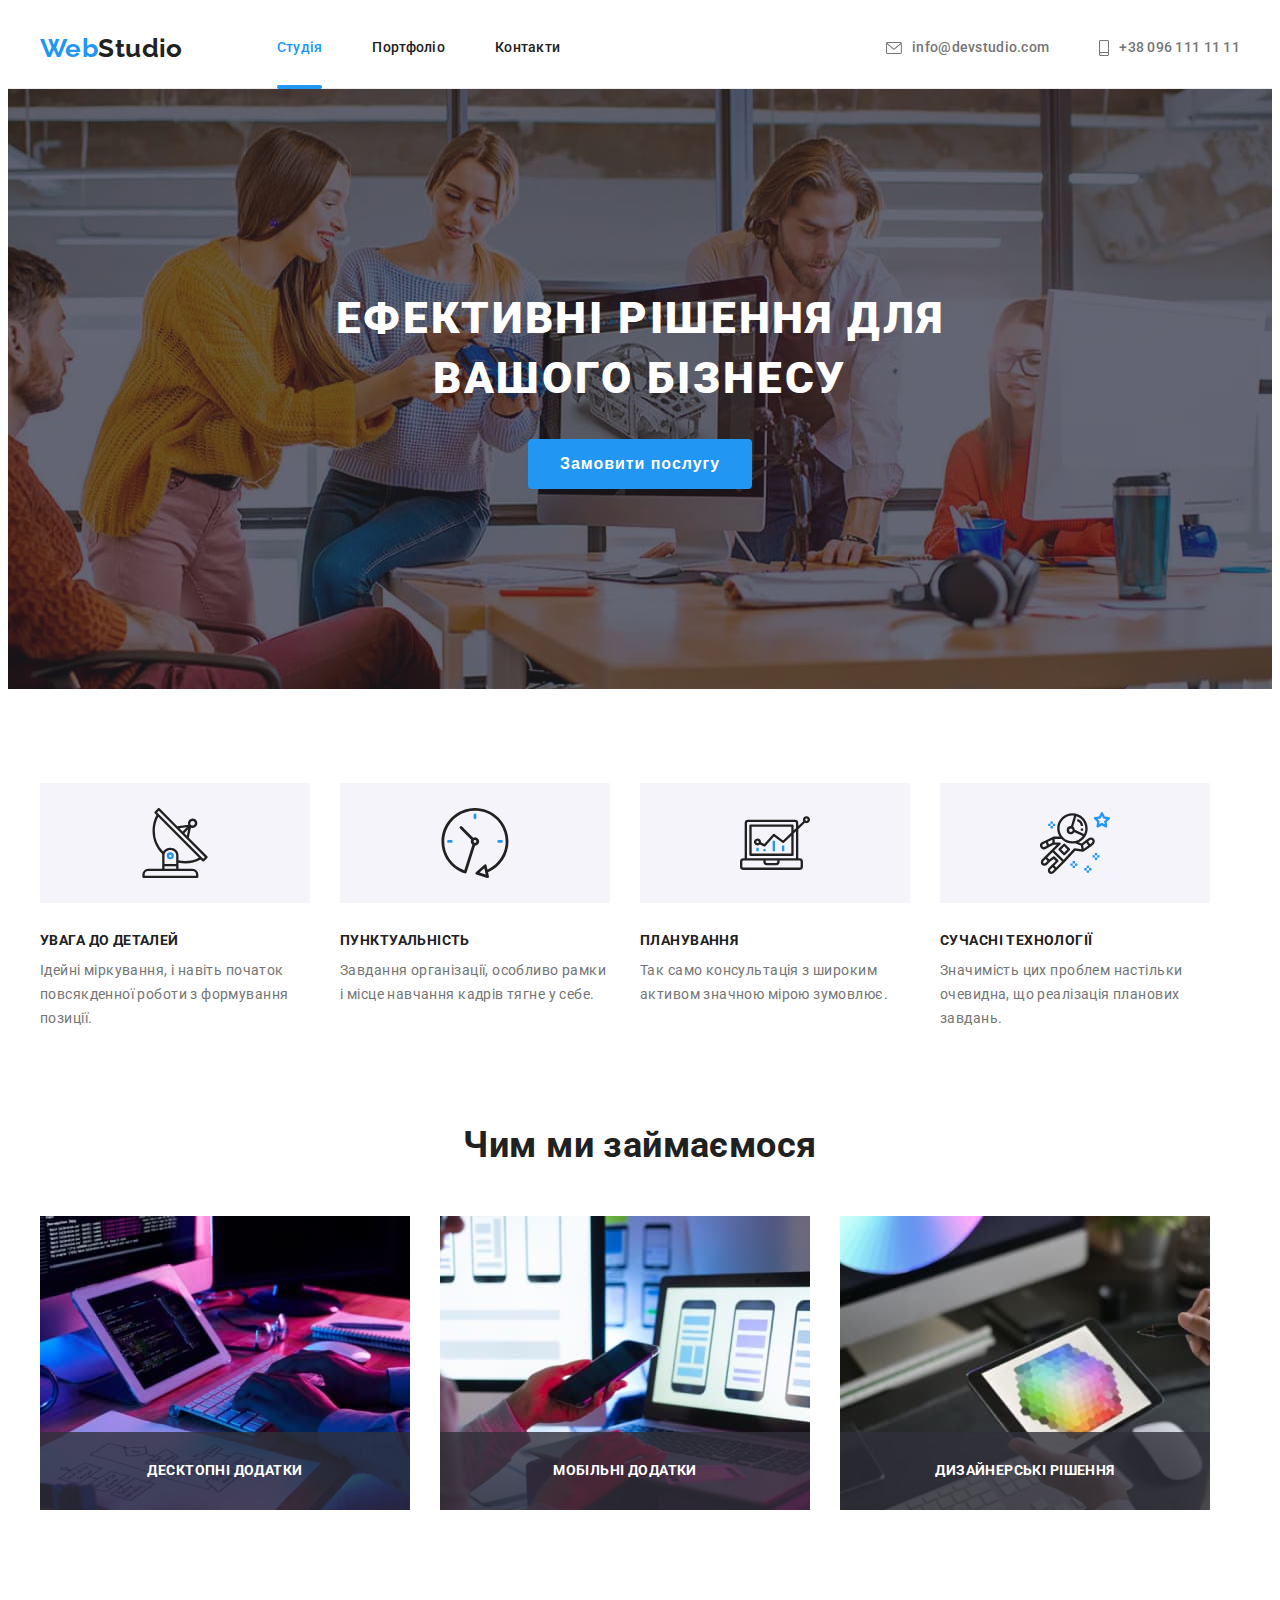
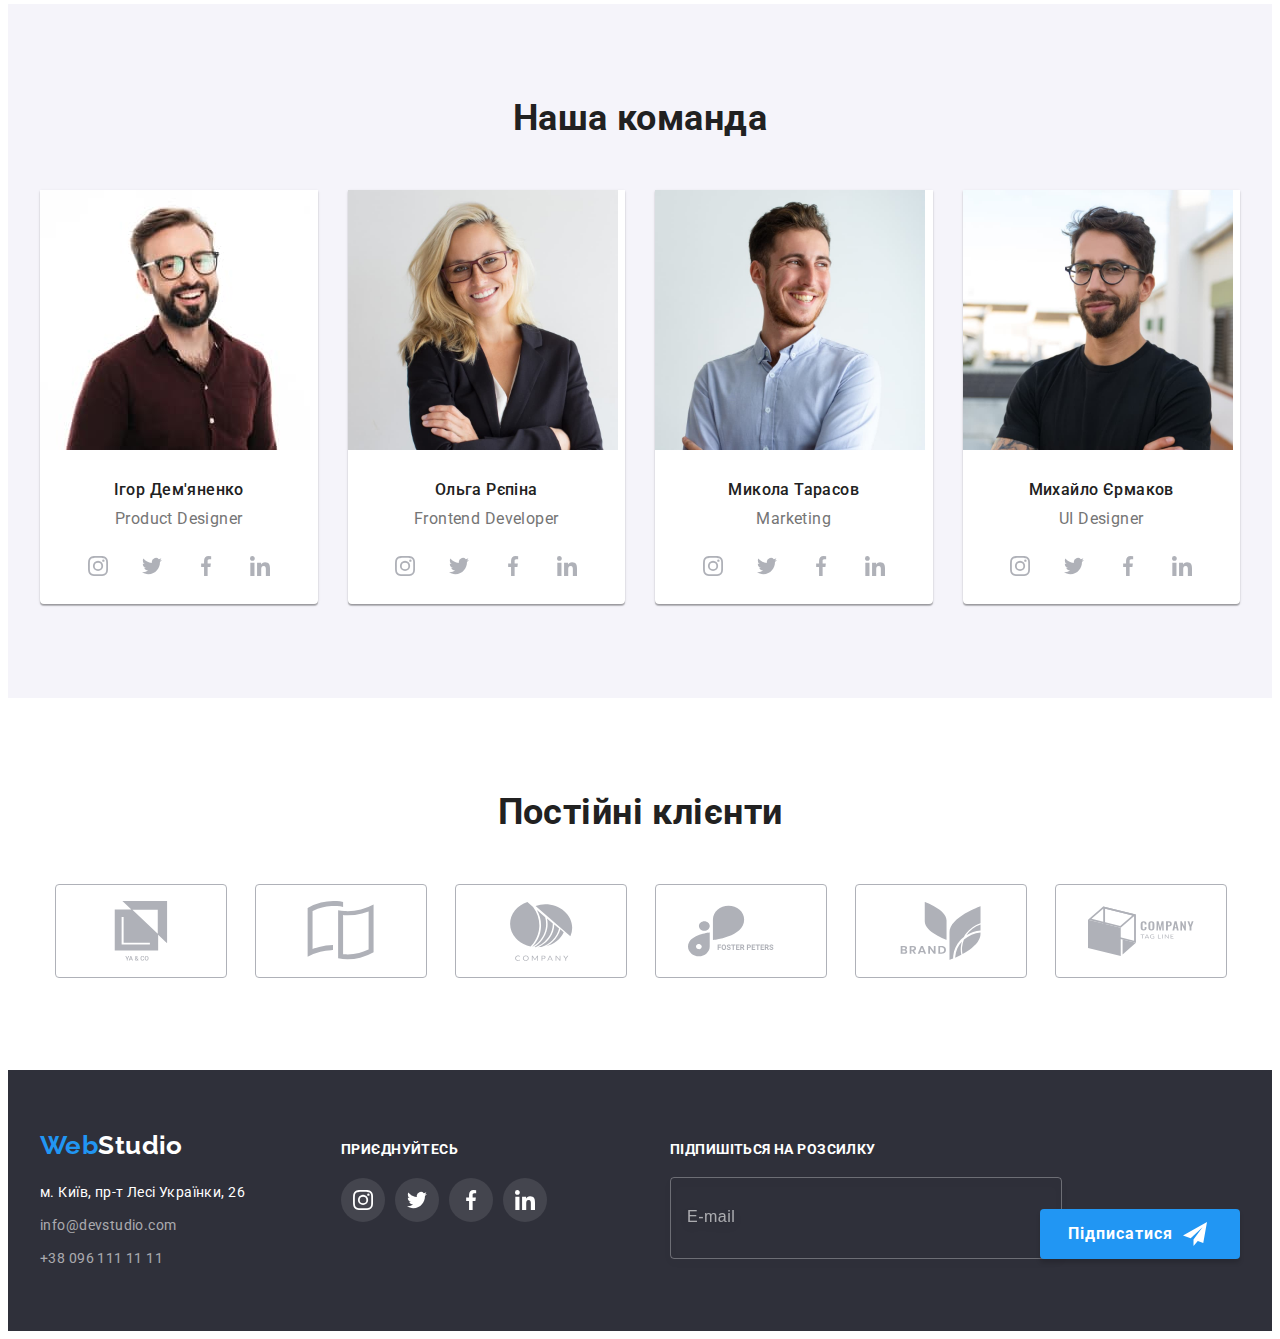
<file: index.html>
<!DOCTYPE html>
<html lang="uk">
  <head>
    <meta charset="UTF-8" />
    <meta http-equiv="X-UA-Compatible" content="IE=edge" />
    <meta name="viewport" content="width=device-width, initial-scale=1.0" />
    <title>WebStudio</title>
    <link
      href="https://fonts.googleapis.com/css2?family=Raleway:wght@700&family=Roboto:wght@400;500;700;900&display=swap"
      rel="stylesheet"
    />
    <link
      rel="stylesheet"
      href="https://cdnjs.cloudflare.com/ajax/libs/modern-normalize/1.1.0/modern-normalize.min.css"
      integrity="sha512-wpPYUAdjBVSE4KJnH1VR1HeZfpl1ub8YT/NKx4PuQ5NmX2tKuGu6U/JRp5y+Y8XG2tV+wKQpNHVUX03MfMFn9Q=="
      crossorigin="anonymous"
      referrerpolicy="no-referrer"
    />
    <link rel="stylesheet" href="./css/styles.css" />
  </head>
  <body>
    <header class="header">
      <div class="container">
        <!-- Navigation part -->
        <nav class="nav">
          <a href="./index.html" class="logo">Web<span class="logo-part">Studio</span></a>
          <ul class="nav-list list">
            <li class="item">
              <a href="./index.html" class="nav-link link current">Студія</a>
            </li>
            <li class="item"><a href="./portfolio.html" class="nav-link link">Портфоліо</a></li>
            <li class="item"><a href="" class="nav-link link">Контакти</a></li>
          </ul>
        </nav>
        <ul class="contact-list list">
          <li>
            <a href="mailto:info@devstudio.com" class="contact-link link">
              <svg width="16" height="12" class="contact-icons">
                <use href="./images/icons.svg#icon-envelope"></use></svg
              >info@devstudio.com</a
            >
          </li>
          <li>
            <a href="tel:+380961111111" class="contact-link link"
              ><svg width="10" height="16" class="contact-icons">
                <use href="./images/icons.svg#icon-smartphone"></use></svg
              >+38 096 111 11 11</a
            >
          </li>
        </ul>
      </div>
    </header>
    <!---- Hero ---->
    <main class="main-part">
      <section class="section hero overlay">
        <div class="container">
          <h1 class="hero-title">Ефективні рішення для вашого бізнесу</h1>
          <button data-modal-open type="button" class="hero-btn">Замовити послугу</button>
        </div>
      </section>
      <!-- Features -->
      <section class="section">
        <div class="container">
          <h2 class="visually-hidden">Особливості</h2>
          <ul class="features-list list">
            <li class="feature-item">
              <div class="feature-svg">
                <svg width="70" height="70" class="feature-item-icons">
                  <use href="./images/icons.svg#icon-antenna"></use>
                </svg>
              </div>
              <h3 class="feature-title">УВАГА ДО ДЕТАЛЕЙ</h3>
              <p class="feature-text">
                Ідейні міркування, і навіть початок повсякденної роботи з формування позиції.
              </p>
            </li>
            <li class="feature-item">
              <div class="feature-svg">
                <svg width="70" height="70" class="feature-item-icons">
                  <use href="./images/icons.svg#icon-clock"></use>
                </svg>
              </div>
              <h3 class="feature-title">ПУНКТУАЛЬНІСТЬ</h3>
              <p class="feature-text">
                Завдання організації, особливо рамки і місце навчання кадрів тягне у себе.
              </p>
            </li>
            <li class="feature-item">
              <div class="feature-svg">
                <svg width="70" height="70" class="feature-item-icons">
                  <use href="./images/icons.svg#icon-diagram"></use>
                </svg>
              </div>
              <h3 class="feature-title">ПЛАНУВАННЯ</h3>
              <p class="feature-text">
                Так само консультація з широким активом значною мірою зумовлює.
              </p>
            </li>
            <li class="feature-item">
              <div class="feature-svg">
                <svg width="70" height="70" class="feature-item-icons">
                  <use href="./images/icons.svg#icon-astronaut"></use>
                </svg>
              </div>
              <h3 class="feature-title">СУЧАСНІ ТЕХНОЛОГІЇ</h3>
              <p class="feature-text">
                Значимість цих проблем настільки очевидна, що реалізація планових завдань.
              </p>
            </li>
          </ul>
        </div>
      </section>
      <!----- Work ----->
      <section class="section work">
        <div class="container">
          <h2 class="section-title title">Чим ми займаємося</h2>
          <ul class="work-list list">
            <li class="work-card">
              <div class="img-box">
                <img src="./images/img1.jpg" alt="десктопні додатки" width="370" height="294" />
                <p class="label">Десктопні додатки</p>
              </div>
            </li>
            <li class="work-card">
              <div class="img-box">
                <img src="./images/img2.jpg" alt="мобільні додатки" width="370" height="294" />
                <p class="label">Мобільні додатки</p>
              </div>
            </li>
            <li class="work-card">
              <div class="img-box">
                <img src="./images/img3.jpg" alt="дизайнерські рішення" width="370" height="294" />
                <p class="label">Дизайнерські рішення</p>
              </div>
            </li>
          </ul>
        </div>
      </section>
      <!------ Command ------>
      <section class="section command">
        <div class="container">
          <h2 class="section-title command-title">Наша команда</h2>
          <ul class="command-list list">
            <li class="command-item">
              <img src="./images/faces/img1.jpg" alt="1 член команди" width="270" />
              <div class="user">
                <h3 class="command-member">Ігор Дем'яненко</h3>
                <p lang="en" class="command-position">Product Designer</p>
                <ul class="command-soc-list list">
                  <li class="command-soc-items">
                    <a href="#" class="command-soc-link link">
                      <svg width="20" height="20" class="command-soc-icons">
                        <use href="./images/icons.svg#icon-instagram"></use>
                      </svg>
                    </a>
                  </li>
                  <li class="command-soc-items">
                    <a href="#" class="command-soc-link link">
                      <svg width="20" height="20" class="command-soc-icons">
                        <use href="./images/icons.svg#icon-twitter"></use>
                      </svg>
                    </a>
                  </li>
                  <li class="command-soc-items">
                    <a href="#" class="command-soc-link link">
                      <svg width="20" height="20" class="command-soc-icons">
                        <use href="./images/icons.svg#icon-facebook"></use>
                      </svg>
                    </a>
                  </li>
                  <li class="command-soc-items">
                    <a href="#" class="command-soc-link link">
                      <svg width="20" height="20" class="command-soc-icons">
                        <use href="./images/icons.svg#icon-linkedin"></use>
                      </svg>
                    </a>
                  </li>
                </ul>
              </div>
            </li>
            <li class="command-item">
              <img src="./images/faces/img2.jpg" alt="2 член команди" width="270" />
              <div class="user">
                <h3 class="command-member">Ольга Рєпіна</h3>
                <p lang="en" class="command-position">Frontend Developer</p>

                <ul class="command-soc-list list">
                  <li class="command-soc-items">
                    <a href="#" class="command-soc-link link">
                      <svg width="20" height="20" class="command-soc-icons">
                        <use href="./images/icons.svg#icon-instagram"></use>
                      </svg>
                    </a>
                  </li>
                  <li class="command-soc-items">
                    <a href="#" class="command-soc-link link">
                      <svg width="20" height="20" class="command-soc-icons">
                        <use href="./images/icons.svg#icon-twitter"></use>
                      </svg>
                    </a>
                  </li>
                  <li class="command-soc-items">
                    <a href="#" class="command-soc-link link">
                      <svg width="20" height="20" class="command-soc-icons">
                        <use href="./images/icons.svg#icon-facebook"></use>
                      </svg>
                    </a>
                  </li>
                  <li class="command-soc-items">
                    <a href="#" class="command-soc-link link">
                      <svg width="20" height="20" class="command-soc-icons">
                        <use href="./images/icons.svg#icon-linkedin"></use>
                      </svg>
                    </a>
                  </li>
                </ul>
              </div>
            </li>
            <li class="command-item">
              <img src="./images/faces/img3.jpg" alt="3 член команди" width="270" />
              <div class="user">
                <h3 class="command-member">Микола Тарасов</h3>
                <p lang="en" class="command-position">Marketing</p>

                <ul class="command-soc-list list">
                  <li class="command-soc-items">
                    <a href="#" class="command-soc-link link">
                      <svg width="20" height="20" class="command-soc-icons">
                        <use href="./images/icons.svg#icon-instagram"></use>
                      </svg>
                    </a>
                  </li>
                  <li class="command-soc-items">
                    <a href="#" class="command-soc-link link">
                      <svg width="20" height="20" class="command-soc-icons">
                        <use href="./images/icons.svg#icon-twitter"></use>
                      </svg>
                    </a>
                  </li>
                  <li class="command-soc-items">
                    <a href="#" class="command-soc-link link">
                      <svg width="20" height="20" class="command-soc-icons">
                        <use href="./images/icons.svg#icon-facebook"></use>
                      </svg>
                    </a>
                  </li>
                  <li class="command-soc-items">
                    <a href="#" class="command-soc-link link">
                      <svg width="20" height="20" class="command-soc-icons">
                        <use href="./images/icons.svg#icon-linkedin"></use>
                      </svg>
                    </a>
                  </li>
                </ul>
              </div>
            </li>
            <li class="command-item">
              <img src="./images/faces/img4.jpg" alt="4 член команди" width="270" />
              <div class="user">
                <h3 class="command-member">Михайло Єрмаков</h3>
                <p lang="en" class="command-position">UI Designer</p>

                <ul class="command-soc-list list">
                  <li class="command-soc-items">
                    <a href="#" class="command-soc-link link">
                      <svg width="20" height="20" class="command-soc-icons">
                        <use href="./images/icons.svg#icon-instagram"></use>
                      </svg>
                    </a>
                  </li>
                  <li class="command-soc-items">
                    <a href="#" class="command-soc-link link">
                      <svg width="20" height="20" class="command-soc-icons">
                        <use href="./images/icons.svg#icon-twitter"></use>
                      </svg>
                    </a>
                  </li>
                  <li class="command-soc-items">
                    <a href="#" class="command-soc-link link">
                      <svg width="20" height="20" class="command-soc-icons">
                        <use href="./images/icons.svg#icon-facebook"></use>
                      </svg>
                    </a>
                  </li>
                  <li class="command-soc-items">
                    <a href="#" class="command-soc-link link">
                      <svg width="20" height="20" class="command-soc-icons">
                        <use href="./images/icons.svg#icon-linkedin"></use>
                      </svg>
                    </a>
                  </li>
                </ul>
              </div>
            </li>
          </ul>
        </div>
      </section>
      <!----- Regular customers ----->
      <section class="section clients">
        <div class="container">
          <h2 class="section-title clients-title">Постійні клієнти</h2>
          <ul class="clients-list list">
            <li class="clients-item">
              <a href="#" class="clients-link link"
                ><svg width="106" height="60" class="clients-icons">
                  <use href="./images/icons.svg#icon-client-1"></use></svg
              ></a>
            </li>
            <li class="clients-item">
              <a href="#" class="clients-link link"
                ><svg width="106" height="60" class="clients-icons">
                  <use href="./images/icons.svg#icon-client-2"></use></svg
              ></a>
            </li>
            <li class="clients-item">
              <a href="#" class="clients-link link"
                ><svg width="106" height="60" class="clients-icons">
                  <use href="./images/icons.svg#icon-client-3"></use></svg
              ></a>
            </li>
            <li class="clients-item">
              <a href="#" class="clients-link link"
                ><svg width="106" height="60" class="clients-icons">
                  <use href="./images/icons.svg#icon-client-4"></use></svg
              ></a>
            </li>
            <li class="clients-item">
              <a href="#" class="clients-link link"
                ><svg width="106" height="60" class="clients-icons">
                  <use href="./images/icons.svg#icon-client-5"></use></svg
              ></a>
            </li>
            <li class="clients-item">
              <a href="#" class="clients-link link"
                ><svg width="106" height="60" class="clients-icons">
                  <use href="./images/icons.svg#icon-client-6"></use></svg
              ></a>
            </li>
          </ul>
        </div>
      </section>
    </main>
    <!-- Футер -->
    <footer class="footer">
      <div class="container container-position">
        <div class="address position">
          <a href="./index.html" class="logfoot">Web<span class="logo-item">Studio</span></a>
          <address class="address">
            <ul class="address-list list">
              <li>
                <a
                  href="https://goo.gl/maps/gvaD3csY2YhePkUS9"
                  target="_blank"
                  rel="noreferrer noopener"
                  class="address-location"
                  >м. Київ, пр-т Лесі Українки, 26
                </a>
              </li>
              <li>
                <a href="mailto:info@devstudio.com" class="footer-contact">info@devstudio.com</a>
              </li>
              <li><a href="tel:+380961111111" class="footer-contact">+38 096 111 11 11</a></li>
            </ul>
          </address>
        </div>

        <div class="social-links">
          <h3 class="social-title">Приєднуйтесь</h3>
          <ul class="social-list list">
            <li class="social-items">
              <a href="#" class="social-link link">
                <svg width="20" height="20" class="social-icons">
                  <use href="./images/icons.svg#icon-instagram"></use>
                </svg>
              </a>
            </li>
            <li class="social-items">
              <a href="#" class="social-link link">
                <svg width="20" height="20" class="social-icons">
                  <use href="./images/icons.svg#icon-twitter"></use>
                </svg>
              </a>
            </li>
            <li class="social-items">
              <a href="#" class="social-link link">
                <svg width="20" height="20" class="social-icons">
                  <use href="./images/icons.svg#icon-facebook"></use>
                </svg>
              </a>
            </li>
            <li class="social-items">
              <a href="#" class="social-link link">
                <svg width="20" height="20" class="social-icons">
                  <use href="./images/icons.svg#icon-linkedin"></use>
                </svg>
              </a>
            </li>
          </ul>
        </div>
        <!--------- Форма розсилки ------->
        <form class="form-subscribe">
          <label for="email" class="field-subscribe">
            <b class="label-subscribe">Підпишіться на розсилку</b>
            <input class="input-subscribe" type="email" name="email" placeholder="E-mail"
          /></label>
          <button class="submit-btn" type="submit">
            Підписатися
            <svg width="24" height="24" class="submit-icon">
              <use href="./images/icons.svg#icon-send"></use>
            </svg>
          </button>
        </form>
      </div>
    </footer>
    <!---------- Backdrop -------->
    <div class="backdrop is-hidden" data-modal>
      <div class="modal">
        <button data-modal-close type="button" class="close-tag">
          <svg width="18" height="18" class="close-icon">
            <use href="./images/icons.svg#icon-close"></use>
          </svg>
        </button>
        <h3 class="modal-heading">Залиште свої дані, ми вам передзвонимо</h3>
        <form class="form" autocomplete="off">
          <div class="modal-input-group">
            <label class="input-label" for="name">Ім'я</label>
            <div class="modal-input-wrapper">
              <input type="name" class="modal-input" name="name" id="name" />
              <svg width="18" height="18" class="modal-input-icon">
                <use href="./images/icons.svg#icon-person"></use>
              </svg>
            </div>
          </div>

          <div class="modal-input-group">
            <label class="input-label" for="email">Пошта</label>
            <div class="modal-input-wrapper">
              <input type="email" class="modal-input" name="email" id="email" />
              <svg width="18" height="18" class="modal-input-icon">
                <use href="./images/icons.svg#icon-email"></use>
              </svg>
            </div>
          </div>

          <div class="modal-input-group">
            <label class="input-label" for="tel">Телефон</label>
            <div class="modal-input-wrapper">
              <input type="tel" class="modal-input" name="tel" id="tel" />
              <svg width="18" height="18" class="modal-input-icon">
                <use href="./images/icons.svg#icon-phone"></use>
              </svg>
            </div>
          </div>
          <div class="modal-input-group textarea-input">
            <label class="input-label" for="comment">Коментар</label>
            <textarea
              class="modal-text"
              name="comment"
              id="comment"
              placeholder="Введіть текст"
            ></textarea>
          </div>
          <div class="modal-checkbox-group">
            <label class="checkbox-label">
              <input class="checkbox-input" type="checkbox" name="checkbox-input" checked />
              <span class="icon"></span>Погоджуюся з розсилкою та приймаю
              <span class="policy-link"
                ><a href="#" class="checkbox-link"> Умови договору</a></span
              ></label
            >
          </div>
          <button class="modal-submit-btn" type="submit">Відправити</button>
        </form>
      </div>
    </div>
    <script src="./js/modal.js"></script>
  </body>
</html>
</file>
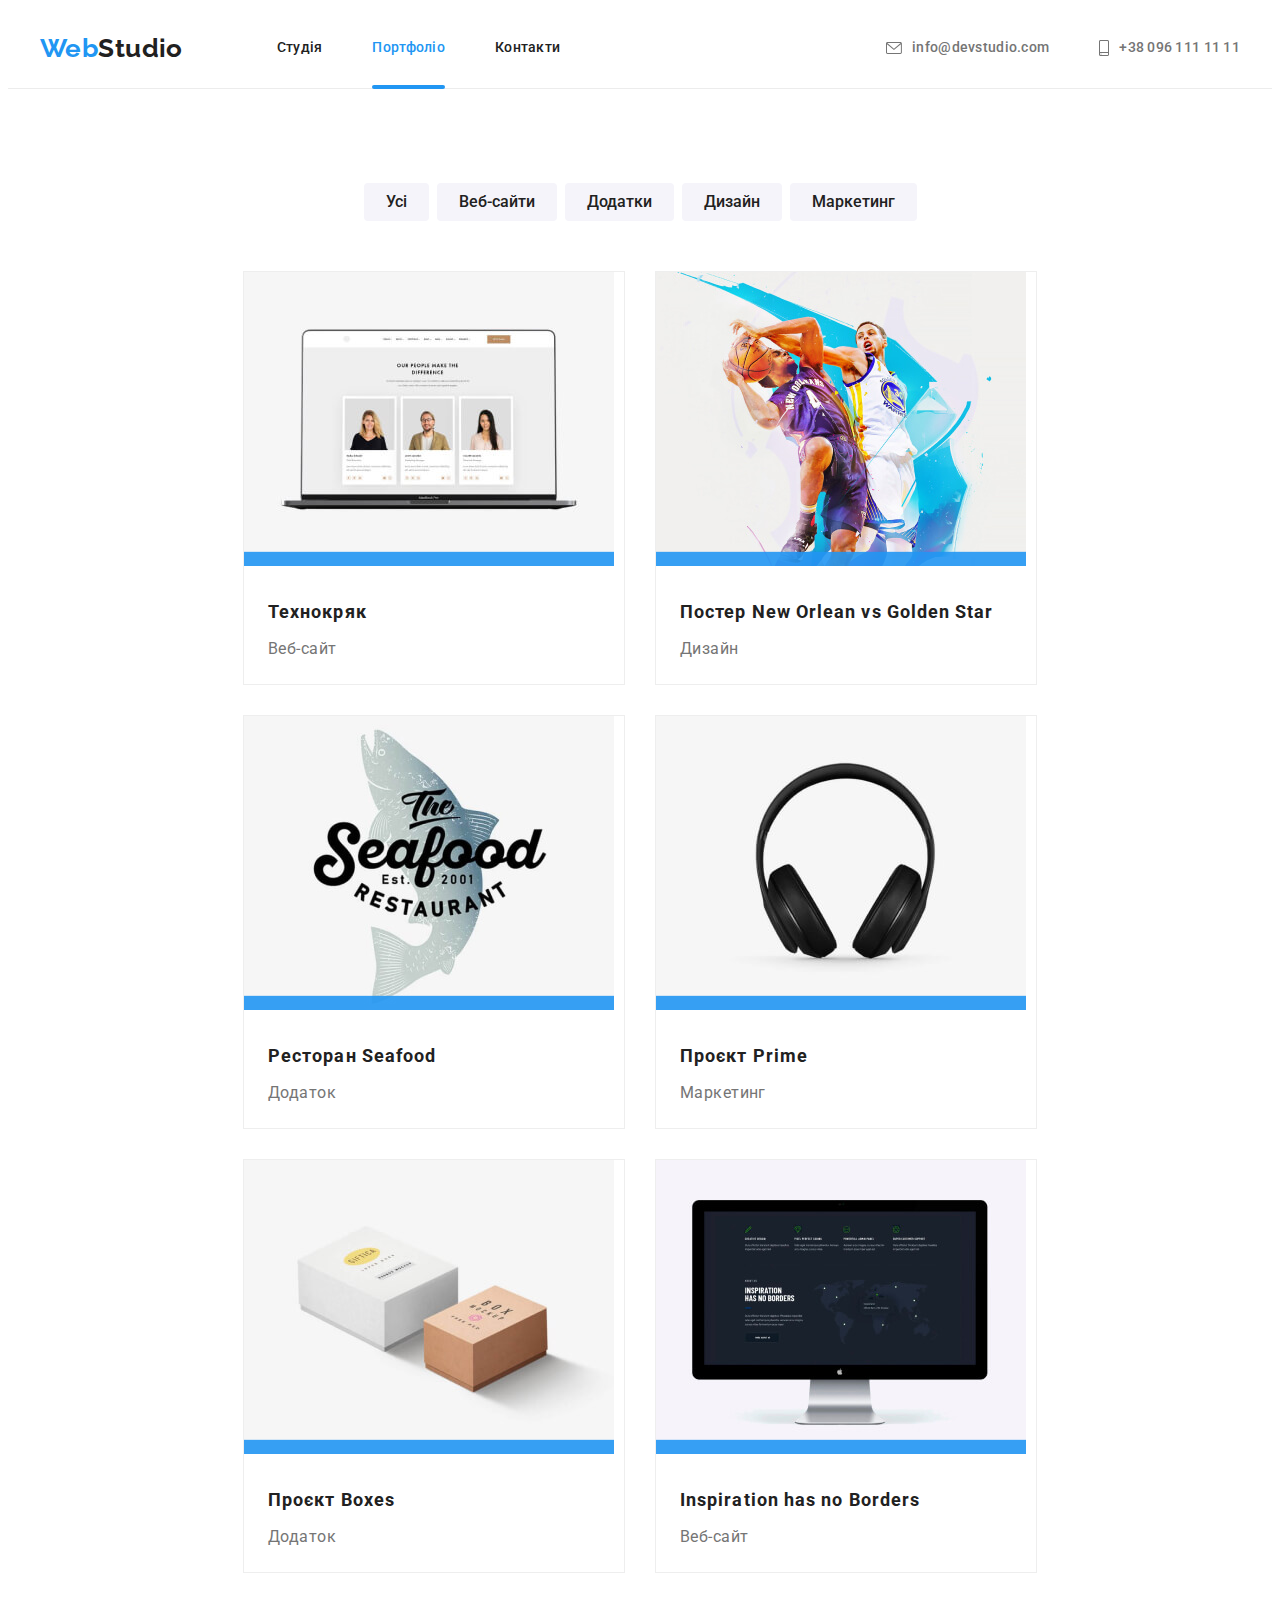
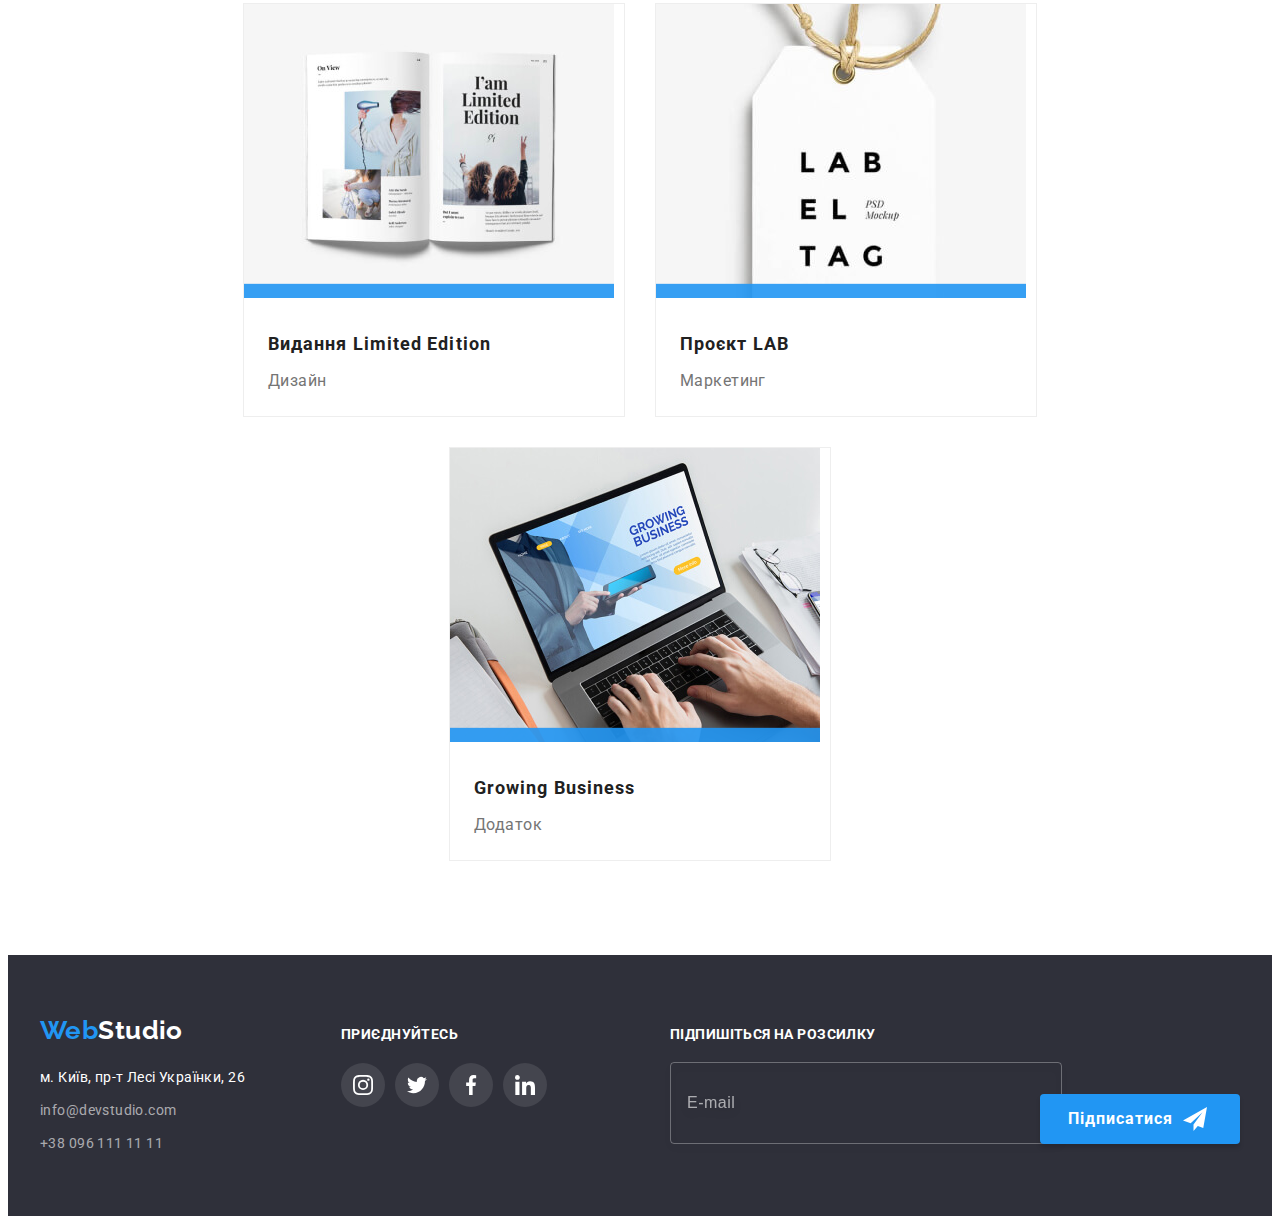
<file: portfolio.html>
<!DOCTYPE html>
<html lang="uk">
  <head>
    <meta charset="UTF-8" />
    <meta http-equiv="X-UA-Compatible" content="IE=edge" />
    <meta name="viewport" content="width=device-width, initial-scale=1.0" />
    <title>Portfolio</title>
    <link
      href="https://fonts.googleapis.com/css2?family=Raleway:wght@700&family=Roboto:wght@400;500;700;900&display=swap"
      rel="stylesheet"
    />
    <link
      rel="stylesheet"
      href="https://cdnjs.cloudflare.com/ajax/libs/modern-normalize/1.1.0/modern-normalize.min.css"
      integrity="sha512-wpPYUAdjBVSE4KJnH1VR1HeZfpl1ub8YT/NKx4PuQ5NmX2tKuGu6U/JRp5y+Y8XG2tV+wKQpNHVUX03MfMFn9Q=="
      crossorigin="anonymous"
      referrerpolicy="no-referrer"
    />
    <link rel="stylesheet" href="./css/styles.css" />
  </head>
  <body>
    <header class="header">
      <div class="container">
        <!-- Навігація  сторінки-->
        <nav class="nav">
          <a href="./index.html" class="logo">Web<span class="logo-part">Studio</span></a>
          <ul class="nav-list list">
            <li class="item"><a href="./index.html" class="nav-link link">Студія</a></li>
            <li class="item">
              <a href="./portfolio.html" class="nav-link link current">Портфоліо</a>
            </li>
            <li class="item"><a href="" class="nav-link link">Контакти</a></li>
          </ul>
        </nav>
        <ul class="contact-list list">
          <li>
            <a href="mailto:info@devstudio.com" class="contact-link link">
              <svg width="16" height="12" class="contact-icons">
                <use href="./images/icons.svg#icon-envelope"></use></svg
              >info@devstudio.com</a
            >
          </li>
          <li>
            <a href="tel:+380961111111" class="contact-link link"
              ><svg width="10" height="16" class="contact-icons">
                <use href="./images/icons.svg#icon-smartphone"></use></svg
              >+38 096 111 11 11</a
            >
          </li>
        </ul>
      </div>
    </header>
    <!-- Мейн -->
    <main class="main-part">
      <section class="section">
        <div class="container">
          <!-- Всі кнопки -->
          <h1 class="visually-hidden">Всі кнопки</h1>
          <ul class="buttons-list">
            <li><button type="button" class="buttons-btn btn">Усі</button></li>
            <li><button type="button" class="buttons-btn btn">Веб-сайти</button></li>
            <li><button type="button" class="buttons-btn btn">Додатки</button></li>
            <li><button type="button" class="buttons-btn btn">Дизайн</button></li>
            <li><button type="button" class="buttons-btn btn">Маркетинг</button></li>
          </ul>
          <!-- Приклади проєктів -->
          <ul class="projects-list list">
            <li class="project-item">
              <a href="#" class="project-link link">
                <div class="project-thumb">
                  <img src="./images/portfolio/img-1.jpg" alt="Веб-сайт" width="370" height="294" />
                  <div class="project-overlay">
                    <p class="project-desc">
                      Ресурс пропонує комплексні пропозиції з різним рівнем функціоналу та сервісів.
                      Все це дозволить відвідувачу отримати вичерпні відомості про компанію чи
                      приватну особу.
                    </p>
                  </div>
                </div>
                <div class="project">
                  <h2 class="project-title">Технокряк</h2>
                  <p class="project-info">Веб-сайт</p>
                </div>
              </a>
            </li>
            <li class="project-item">
              <a href="#" class="project-link link">
                <div class="project-thumb">
                  <img src="./images/portfolio/img-2.jpg" alt="Дизайн" width="370" height="294" />
                  <div class="project-overlay">
                    <p class="project-desc">
                      Ресурс пропонує комплексні пропозиції з різним рівнем функціоналу та сервісів.
                      Все це дозволить відвідувачу отримати вичерпні відомості про компанію чи
                      приватну особу.
                    </p>
                  </div>
                </div>
                <div class="project">
                  <h2 class="project-title">
                    Постер <span lang="en">New Orlean vs Golden Star</span>
                  </h2>
                  <p class="project-info">Дизайн</p>
                </div>
              </a>
            </li>
            <li class="project-item">
              <a href="#" class="project-link link">
                <div class="project-thumb">
                  <img src="./images/portfolio/img-3.jpg" alt="Додаток" width="370" height="294" />
                  <div class="project-overlay">
                    <p class="project-desc">
                      Ресурс пропонує комплексні пропозиції з різним рівнем функціоналу та сервісів.
                      Все це дозволить відвідувачу отримати вичерпні відомості про компанію чи
                      приватну особу.
                    </p>
                  </div>
                </div>
                <div class="project">
                  <h2 class="project-title">Ресторан <span lang="en">Seafood</span></h2>
                  <p class="project-info">Додаток</p>
                </div>
              </a>
            </li>
            <li class="project-item">
              <a href="#" class="project-link link">
                <div class="project-thumb">
                  <img
                    src="./images/portfolio/img-4.jpg"
                    alt="Маркетинг"
                    width="370"
                    height="294"
                  />
                  <div class="project-overlay">
                    <p class="project-desc">
                      Ресурс пропонує комплексні пропозиції з різним рівнем функціоналу та сервісів.
                      Все це дозволить відвідувачу отримати вичерпні відомості про компанію чи
                      приватну особу.
                    </p>
                  </div>
                </div>
                <div class="project">
                  <h2 class="project-title">Проєкт <span lang="en">Prime</span></h2>
                  <p class="project-info">Маркетинг</p>
                </div>
              </a>
            </li>
            <li class="project-item">
              <a href="#" class="project-link link">
                <div class="project-thumb">
                  <img src="./images/portfolio/img-5.jpg" alt="Додаток" width="370" height="294" />
                  <div class="project-overlay">
                    <p class="project-desc">
                      Ресурс пропонує комплексні пропозиції з різним рівнем функціоналу та сервісів.
                      Все це дозволить відвідувачу отримати вичерпні відомості про компанію чи
                      приватну особу.
                    </p>
                  </div>
                </div>
                <div class="project">
                  <h2 class="project-title">Проєкт <span lang="en">Boxes</span></h2>
                  <p class="project-info">Додаток</p>
                </div>
              </a>
            </li>
            <li class="project-item">
              <a href="#" class="project-link link">
                <div class="project-thumb">
                  <img src="./images/portfolio/img-6.jpg" alt="Веб-сайт" width="370" height="294" />
                  <div class="project-overlay">
                    <p class="project-desc">
                      Ресурс пропонує комплексні пропозиції з різним рівнем функціоналу та сервісів.
                      Все це дозволить відвідувачу отримати вичерпні відомості про компанію чи
                      приватну особу.
                    </p>
                  </div>
                </div>
                <div class="project">
                  <h2 lang="en" class="project-title">Inspiration has no Borders</h2>
                  <p class="project-info">Веб-сайт</p>
                </div>
              </a>
            </li>
            <li class="project-item">
              <a href="#" class="project-link link">
                <div class="project-thumb">
                  <img src="./images/portfolio/img-7.jpg" alt="Дизайн" width="370" height="294" />
                  <div class="project-overlay">
                    <p class="project-desc">
                      Ресурс пропонує комплексні пропозиції з різним рівнем функціоналу та сервісів.
                      Все це дозволить відвідувачу отримати вичерпні відомості про компанію чи
                      приватну особу.
                    </p>
                  </div>
                </div>
                <div class="project">
                  <h2 class="project-title">Видання <span lang="en">Limited Edition</span></h2>
                  <p class="project-info">Дизайн</p>
                </div>
              </a>
            </li>
            <li class="project-item">
              <a href="#" class="project-link link">
                <div class="project-thumb">
                  <img
                    src="./images/portfolio/img-8.jpg"
                    alt="Маркетинг"
                    width="370"
                    height="294"
                  />
                  <div class="project-overlay">
                    <p class="project-desc">
                      Ресурс пропонує комплексні пропозиції з різним рівнем функціоналу та сервісів.
                      Все це дозволить відвідувачу отримати вичерпні відомості про компанію чи
                      приватну особу.
                    </p>
                  </div>
                </div>
                <div class="project">
                  <h2 class="project-title">Проєкт <span lang="en">LAB</span></h2>
                  <p class="project-info">Маркетинг</p>
                </div>
              </a>
            </li>
            <li class="project-item">
              <a href="#" class="project-link link">
                <div class="project-thumb">
                  <img src="./images/portfolio/img-9.jpg" alt="Додаток" width="370" height="294" />
                  <div class="project-overlay">
                    <p class="project-desc">
                      Ресурс пропонує комплексні пропозиції з різним рівнем функціоналу та сервісів.
                      Все це дозволить відвідувачу отримати вичерпні відомості про компанію чи
                      приватну особу.
                    </p>
                  </div>
                </div>
                <div class="project">
                  <h2 lang="en" class="project-title">Growing Business</h2>
                  <p class="project-info">Додаток</p>
                </div>
              </a>
            </li>
          </ul>
        </div>
      </section>
    </main>
    <!-- Футер -->
    <footer class="footer">
      <div class="container container-position">
        <div class="address position">
          <a href="./index.html" class="logfoot">Web<span class="logo-item">Studio</span></a>
          <address class="address">
            <ul class="address-list list">
              <li>
                <a
                  href="https://goo.gl/maps/gvaD3csY2YhePkUS9"
                  target="_blank"
                  rel="noreferrer noopener"
                  class="address-location"
                  >м. Київ, пр-т Лесі Українки, 26
                </a>
              </li>
              <li>
                <a href="mailto:info@devstudio.com" class="footer-contact">info@devstudio.com</a>
              </li>
              <li><a href="tel:+380961111111" class="footer-contact">+38 096 111 11 11</a></li>
            </ul>
          </address>
        </div>

        <div class="social-links">
          <h3 class="social-title">Приєднуйтесь</h3>
          <ul class="social-list list">
            <li class="social-items">
              <a href="#" class="social-link link">
                <svg width="20" height="20" class="social-icons">
                  <use href="./images/icons.svg#icon-instagram"></use>
                </svg>
              </a>
            </li>
            <li class="social-items">
              <a href="#" class="social-link link">
                <svg width="20" height="20" class="social-icons">
                  <use href="./images/icons.svg#icon-twitter"></use>
                </svg>
              </a>
            </li>
            <li class="social-items">
              <a href="#" class="social-link link">
                <svg width="20" height="20" class="social-icons">
                  <use href="./images/icons.svg#icon-facebook"></use>
                </svg>
              </a>
            </li>
            <li class="social-items">
              <a href="#" class="social-link link">
                <svg width="20" height="20" class="social-icons">
                  <use href="./images/icons.svg#icon-linkedin"></use>
                </svg>
              </a>
            </li>
          </ul>
        </div>
        <!--------- Форма розсилки ------->
        <form class="form-subscribe">
          <label for="email" class="field-subscribe">
            <b class="label-subscribe">Підпишіться на розсилку</b>
            <input class="input-subscribe" type="email" name="email" placeholder="E-mail"
          /></label>
          <button class="submit-btn" type="submit">
            Підписатися
            <svg width="24" height="24" class="submit-icon">
              <use href="./images/icons.svg#icon-send"></use>
            </svg>
          </button>
        </form>
      </div>
    </footer>
  </body>
</html>
</file>
<file: css/styles.css>
:root {
  --primary-text-color: #212121;
  --secondary-text-color: #ffffff;
  --third-text-color: #afb1b8;
  --accent-color: #2196f3;
  --text-color: #757575;
  --main-background-color: #ffffff;
  --secondary-background-color: #2f303a;
  --third-background-color: #f5f4fa;
  --label-background-color: rgba(47, 48, 58, 0.8);
  --border-color: #eeeeee;
  --info-color: rgba(255, 255, 255, 0.6);

  --cubic-bezier: 250ms cubic-bezier(0.4, 0, 0.2, 1);

  --main-padding: 94px;
}
/* ----- Reset ---- */
p,
h1,
h2,
h3,
h4,
h5,
h6 {
  margin: 0px;
}
ul {
  margin: 0px;
}
.list {
  margin: 0px;
  padding: 0px;
  list-style: none;
}
.link {
  text-decoration: none;
  color: inherit;
}
img {
  display: block;
  max-width: 100%;
  height: auto;
}
body {
  color: var(--primary-text-color);
  background-color: var(--main-background-color);

  font-family: 'Roboto', 'Raleway', sans-serif;
  font-size: 14px;
  line-height: 1.71;
  letter-spacing: 0.03em;
}
/* -------- universal classes ------------*/
.container {
  width: 1200px;
  padding: 0px 15px;
  margin: 0 auto;
}

.nav-link,
.section-link {
  font-weight: 500;
  line-height: 1.14;
  letter-spacing: 0.02em;
}
.section {
  padding: var(--main-padding) 0;
}
.section-title {
  font-size: 36px;
  line-height: 1.16;
  text-align: center;
  margin-bottom: 50px;
}
.feature-title,
.social-title {
  font-size: 14px;
  line-height: 1.14;
  text-transform: uppercase;
  margin-bottom: 10px;
}
.buttons-list {
  list-style: none;
  display: flex;
  justify-content: center;
  padding: 0;
  margin-bottom: 50px;
  gap: 8px;
}
/* .buttons-list > li:not(:last-child) {
  margin-right: 8px;
} */

/* ------ Hide headers -------*/
.visually-hidden {
  position: absolute;
  width: 1px;
  height: 1px;
  margin: -1px;
  border: 0;
  padding: 0;
  white-space: nowrap;
  overflow: hidden;
}
/* --------- Header ----------*/
.header .container {
  display: flex;
  align-items: center;
}
.nav {
  display: flex;
  align-items: center;
}
.nav-list {
  display: flex;
}
.nav-list > li:not(:last-child) {
  margin-right: 50px;
}
.nav-link {
  display: block;
  padding: 32px 0;
  transition: color var(--cubic-bezier);
}
.header {
  border-bottom: 1px solid #ececec;
}
.logo,
.logfoot {
  color: var(--accent-color);
  text-decoration: none;

  font-family: 'Raleway';
  font-weight: 700;
  font-size: 26px;
  line-height: 1.19;
}
.logo {
  display: flex;
  margin-right: 94px;
}
.logo-part {
  color: var(--primary-text-color);
}
.contact-list {
  display: flex;
  margin-left: auto;
  gap: 50px;
}
.contact-link {
  color: var(--text-color);
  text-decoration: none;

  font-weight: 500;
  line-height: 1.14;
  letter-spacing: 0.02em;
  display: flex;
  padding: 32px 0;
  align-items: center;

  transition: color var(--cubic-bezier);
}
.contact-icons {
  fill: currentColor;
  margin-right: 10px;
}
.contact-link:hover,
.contact-link:focus {
  color: var(--accent-color);
}
.item {
  position: relative;
}
.current::after {
  content: '';
  position: absolute;
  bottom: -1px;
  right: 0;
  width: 100%;
  height: 4px;
  background-color: var(--accent-color);
  border-radius: 2px;
}
/* ------ Navigation part ------- */
.nav-link:hover,
.nav-link:focus {
  color: var(--accent-color);
}
.nav-link.current {
  color: var(--accent-color);
}
/* ------- Hero -------- */
.hero {
  background-color: var(--secondary-background-color);
  padding: 200px 0;
}
.hero-title {
  color: var(--secondary-text-color);
  font-weight: 900;
  font-size: 44px;
  line-height: 1.36;
  text-align: center;
  letter-spacing: 0.06em;
  text-transform: uppercase;

  display: block;
  margin: 0 auto;
  max-width: 696px;
  margin-bottom: 30px;
}
.hero-btn {
  border: none;
  color: var(--secondary-text-color);
  background-color: var(--accent-color);

  font-weight: 700;
  font-size: 16px;
  line-height: 1.88;
  letter-spacing: 0.06em;
  border-radius: 4px;

  cursor: pointer;
  display: block;
  margin: 0 auto;
  padding: 10px 32px;
}

/* ----- Overlay ------ */
.overlay {
  background: #c4c4c4;
  max-width: 1600px;
  margin-left: auto;
  margin-right: auto;
  background-image: linear-gradient(to right, rgba(47, 48, 58, 0.4), rgba(47, 48, 58, 0.4)),
    url(../images/overlay.jpg);
  background-size: cover;
  background-position: center;
  background-repeat: no-repeat;
}
/* ------- Work -------- */
.work {
  padding-top: 0px;
}
.work-list {
  display: flex;
}
.work-list > li:not(:last-child) {
  margin-right: 30px;
}
.img-box {
  position: relative;
}
.label {
  position: absolute;
  bottom: 0;
  padding-top: 27px;
  padding-bottom: 27px;
  width: 100%;
  font-weight: 700;
  font-size: 14px;
  line-height: 1, 14;
  text-align: center;
  letter-spacing: 0.03em;
  text-transform: uppercase;

  color: #ffffff;
  background-color: var(--label-background-color);
}

/* -------- Features --------------- */
.features-list {
  display: flex;
}
.feature-item:not(:last-child) {
  margin-right: 30px;
}
.feature-svg {
  background-color: var(--third-background-color);
  width: 270px;
  height: 120px;
  margin-bottom: 30px;
  display: flex;
  justify-content: center;
  align-items: center;
}
.feature-text {
  color: var(--text-color);
  max-width: 270px;
}
/* ---------------- Command ------------------ */
.command {
  background-color: #f5f4fa;
}
.user {
  padding-top: 30px;
  padding-bottom: 16px;
}
.command-member {
  font-weight: 500;
  font-size: 16px;
  line-height: 1.19;
  text-align: center;
}
.command-position {
  color: var(--text-color);
  font-size: 16px;
  line-height: 1.19;
  text-align: center;
  margin-bottom: 16px;
}
.command-soc-list {
  display: flex;
  justify-content: center;
  align-items: center;
  gap: 10px;
}
.command-soc-items {
  width: 44px;
  height: 44px;
}
.command-soc-link {
  fill: #afb1b8;
  width: 100%;
  height: 100%;
  border-radius: 50%;
  background-color: var(--secondary-text-color);
  display: flex;
  justify-content: center;
  align-items: center;

  transition: background-color var(--cubic-bezier), fill var(--cubic-bezier);
}
.command-soc-link:hover,
.command-soc-link:focus {
  background-color: var(--accent-color);
  fill: var(--secondary-text-color);
}
.command-list {
  display: flex;
}
.command-list > li:not(:last-child) {
  margin-right: 30px;
}
.command-item {
  background-color: var(--main-background-color);
  flex-basis: calc((100% - 60px) / 3);
  box-shadow: 0px 1px 3px rgba(0, 0, 0, 0.12), 0px 1px 1px rgba(0, 0, 0, 0.14),
    0px 2px 1px rgba(0, 0, 0, 0.2);
  border-radius: 0px 0px 4px 4px;
}
.command-member {
  margin-bottom: 10px;
}

/* ------- Buttons ---------- */
.btn {
  border-radius: 4px;
  border: none;
  padding: 6px 22px;
  color: var(--primary-text-color);
  background: var(--third-background-color);
  cursor: pointer;
  font-size: 16px;
  line-height: 1.62;
  font-weight: 500;
  font-family: inherit;

  transition: color var(--cubic-bezier), background var(--cubic-bezier),
    box-shadow var(--cubic-bezier);
}
.btn:hover,
.btn:focus {
  color: var(--secondary-text-color);
  background: var(--accent-color);
  box-shadow: 0px 3px 1px rgba(0, 0, 0, 0.1), 0px 1px 2px rgba(0, 0, 0, 0.08),
    0px 2px 2px rgba(0, 0, 0, 0.12);
}
/*------- Regular customers -------*/
.clients {
  background-color: var(--main-background-color);
}
.clients-list {
  display: flex;
  justify-content: center;
  align-items: center;
  gap: 30px;
}
.clients-item {
  width: 170px;
  height: 92px;
}
.clients-link {
  width: 100%;
  height: 100%;
  display: flex;
  justify-content: center;
  align-items: center;
  fill: var(--third-text-color);
  border: 1px solid var(--third-text-color);
  border-radius: 4px;

  transition: border-color var(--cubic-bezier), fill var(--cubic-bezier);
}
.clients-link:hover,
.clients-link:focus,
.clients-link:hover .clients-icons,
.clients-link:focus .clients-icons {
  border-color: var(--accent-color);
  fill: var(--accent-color);
}
/* ------ Examples of projects ---------- */
.projects-list {
  display: flex;
  flex-wrap: wrap;
  justify-content: center;
  gap: 30px;
}
.project {
  padding: 20px 24px;
}
.project-title {
  font-size: 18px;
  line-height: 2;
  letter-spacing: 0.06em;
  margin-bottom: 4px;
}
.project-info {
  font-size: 16px;
  line-height: 1.88;
  color: var(--text-color);
}
.project-item {
  width: calc((100% - 60px) / 3);
  border: 1px solid #eeeeee;
}
.project-item:nth-child(3n) {
  margin-right: 0;
}
.project-link {
  display: block;
  transition: transform var(--cubic-bezier);
}
.project-link:hover,
.project-link:focus {
  box-shadow: 0px 1px 1px rgba(0, 0, 0, 0.12), 0px 4px 4px rgba(0, 0, 0, 0.06),
    1px 4px 6px rgba(0, 0, 0, 0.16);
}
.project-link:hover .project-overlay,
.project-link:focus .project-overlay {
  transform: translateY(0);
}
.project-thumb {
  position: relative;
  display: inline-flex;

  overflow: hidden;
}
.project-overlay {
  position: absolute;
  top: 0;
  left: 0;

  background-color: rgba(33, 150, 243, 0.9);

  transform: translateY(100%);
  transition: transform var(--cubic-bezier);
}
.project-desc {
  width: 100%;
  height: 100%;
  padding: 63px 24px;

  font-weight: 400;
  font-size: 18px;
  line-height: 1, 56;
  letter-spacing: 0.03em;

  color: var(--secondary-text-color);
}
/* ----------- Footer ------------- */
.footer {
  background: var(--secondary-background-color);
  padding: 60px 0;
}
.logfoot {
  display: block;
  margin-bottom: 20px;
}
.address {
  font-style: normal;
}
.address-list {
  display: flex;
  flex-direction: column;
  gap: 9px;
}
.address-location,
.logo-item {
  color: var(--secondary-text-color);

  text-decoration: none;
}
.footer-contact {
  color: var(--info-color);

  text-decoration: none;

  transition: color var(--cubic-bezier);
}
.footer-contact:hover,
.footer-contact:focus {
  color: var(--accent-color);
}
/* ------- Social-links ------ */

.social-links {
  margin-top: 72px 0;
}
.social-title {
  color: var(--secondary-text-color);
  margin-bottom: 20px;
}
.social-list {
  display: flex;
  gap: 10px;
}
.social-items {
  width: 44px;
  height: 44px;
  background-color: rgba(255, 255, 255, 0.1);
  border-radius: 50%;
}

.social-link {
  width: 100%;
  height: 100%;
  border-radius: 50%;
  display: flex;
  justify-content: center;
  align-items: center;

  transition: background-color var(--cubic-bezier);
}
.social-link:hover,
.social-link:focus {
  background-color: var(--accent-color);
}

.social-icons {
  fill: var(--secondary-text-color);
}
.container-position {
  display: flex;
  align-items: baseline;
}
.position {
  justify-content: center;
  align-items: center;
  min-width: 231px;
  margin-right: 70px;
}
/* ------------- Форма розсилки --------- */
.form-subscribe {
  position: relative;
  display: inline-flex;
  flex-direction: column;

  margin-right: 0;
  margin-left: auto;
  min-width: 570px;
}
.field-subscribe {
  display: flex;
  flex-direction: column;
}
.label-subscribe {
  margin-bottom: 20px;

  font-size: 14px;
  line-height: 1.15;
  letter-spacing: 0.03em;
  text-transform: uppercase;

  color: var(--secondary-text-color);
}
.input-subscribe {
  display: block;
  padding: 15px 16px;
  margin-right: 12px;

  max-width: 358px;
  min-height: 50px;

  background-color: transparent;
  border: 1px solid rgba(255, 255, 255, 0.3);
  filter: drop-shadow(0px 4px 4px rgba(0, 0, 0, 0.15));
  border-radius: 4px;
  color: var(--secondary-text-color);
}
.input-subscribe::placeholder {
  font-size: 16px;
  line-height: 1.25;

  display: flex;
  align-items: center;
  letter-spacing: 0.03em;

  color: rgba(255, 255, 255, 0.6);
}

.submit-btn {
  position: absolute;
  right: 0;
  bottom: 0;

  width: 200px;
  height: 50px;
  padding: 10px 28px;

  font-family: inherit;
  font-weight: 700;
  font-size: 16px;
  line-height: 1.88;
  letter-spacing: 0.06em;
  align-items: center;
  text-align: center;
  cursor: pointer;

  color: var(--secondary-text-color);
  background-color: var(--accent-color);
  box-shadow: 0px 4px 4px rgba(0, 0, 0, 0.15);
  border: transparent;
  border-radius: 4px;
  display: flex;
  transition: background-color var(--cubic-bezier);
}
.submit-btn:hover,
.submit-btn:focus {
  background-color: blue;
}
.submit-icon {
  fill: currentColor;
  margin-left: 10px;
}
/* ------- Backdrop -------- */
.backdrop {
  position: fixed;
  top: 0;
  left: 0;
  width: 100%;
  height: 100%;
  background-color: rgba(0, 0, 0, 0.2);

  opacity: 1;
  visibility: visible;
  transition: opacity var(--cubic-bezier), visibility var(--cubic-bezier);
}
.modal {
  position: absolute;
  top: 50%;
  left: 50%;
  transform: translate(-50%, -50%) scale(1) rotate(0);
  transition: transform var(--cubic-bezier);

  width: 528px;

  background-color: var(--main-background-color);
  box-shadow: 0px 1px 3px rgba(0, 0, 0, 0.12), 0px 1px 1px rgba(0, 0, 0, 0.14),
    0px 2px 1px rgba(0, 0, 0, 0.2);
  border-radius: 4px;
}
.backdrop.is-hidden .modal {
  transform: translate(-50%, -50%) scale(0) rotate(-180deg);
}
.close-tag {
  position: absolute;
  width: 30px;
  height: 30px;
  top: 8px;
  right: 8px;
  border: 1px solid rgba(0, 0, 0, 0.1);
  border-radius: 50%;
  display: flex;
  justify-content: center;
  align-items: center;

  background-color: var(--main-background-color);
  transition: fill var(--cubic-bezier);
}
.close-tag:hover,
.close-tag:focus {
  fill: var(--accent-color);
}

/* -------Backdrop.is-hidden-------- */
.is-hidden {
  opacity: 0;
  pointer-events: none;
  visibility: hidden;
}
/* ----------- Modal-heading --------- */
.modal {
  padding: 40px;
}
.modal-heading {
  font-size: 20px;
  line-height: 1.15;
  text-align: center;
  letter-spacing: 0.03em;

  color: var(--primary-text-color);
  margin-bottom: 12px;
}

.modal-input-group {
  margin-bottom: 10px;
}
.modal-input-group label {
  display: block;
  margin-bottom: 4px;
}
.input-label {
  display: block;
  width: 100%;
  bottom: 0;
  font-size: 12px;
  line-height: 1.16;
  letter-spacing: 0.01em;

  color: var(--text-color);
}
.modal-input {
  display: inline-block;
  width: 100%;
  height: 40px;
  border: 1px solid rgba(33, 33, 33, 0.2);
  border-radius: 4px;

  outline: none;
  padding-left: 42px;

  transition: border-color var(--cubic-bezier);
}
.modal-input:focus,
.modal-input:focus + .modal-input-icon {
  border-color: var(--accent-color);
  fill: var(--accent-color);
}
.textarea-input {
  margin-bottom: 20px;
}
.modal-text {
  display: block;
  width: 100%;
  height: 120px;
  resize: none;
  padding: 12px 16px;

  border: 1px solid rgba(33, 33, 33, 0.2);
  border-radius: 4px;
  outline: none;
  transition: border-color var(--cubic-bezier);
}
.modal-input-icon {
  position: absolute;
}
.modal-input-wrapper {
  position: relative;
}
.modal-input-icon {
  top: 50%;
  left: 12px;
  transform: translateY(-50%);
  transition: fill var(--cubic-bezier);
}
.modal-text:focus {
  border-color: var(--accent-color);
}
.modal-checkbox-group {
  margin-bottom: 30px;
}
.checkbox-link {
  color: var(--accent-color);
  margin-left: 2px;
}
.checkbox-input {
  -webkit-appearance: none;
  -moz-appearance: none;
  appearance: none;
  position: absolute;
  transition: border-color var(--cubic-bezier), background-color var(--cubic-bezier);
}
.checkbox-label {
  display: flex;
  align-items: center;
  justify-content: center;
  font-weight: 400;
  color: var(--text-color);
}
.icon {
  display: inline-block;
  width: 16px;
  height: 15px;
  border: 2px solid black;
  border-radius: 4px;
  margin-right: 10px;
  transition: background-image var(--cubic-bezier);
}
.checkbox-input:checked + .icon {
  border-color: var(--accent-color);
  background-color: var(--accent-color);
  background-image: url('../images/icon-check.svg');
  background-size: contain;
  background-origin: border-box;
}
.modal-submit-btn {
  width: 200px;
  height: 50px;
  padding: 10px 52px;

  font-weight: 700;
  font-size: 16px;
  line-height: 1.88;
  letter-spacing: 0.06em;

  color: var(--secondary-text-color);
  background-color: var(--accent-color);
  box-shadow: 0px 4px 4px rgba(0, 0, 0, 0.15);
  border: transparent;
  border-radius: 4px;
  cursor: pointer;
  display: block;
  margin: 0 auto;
}
</file>
